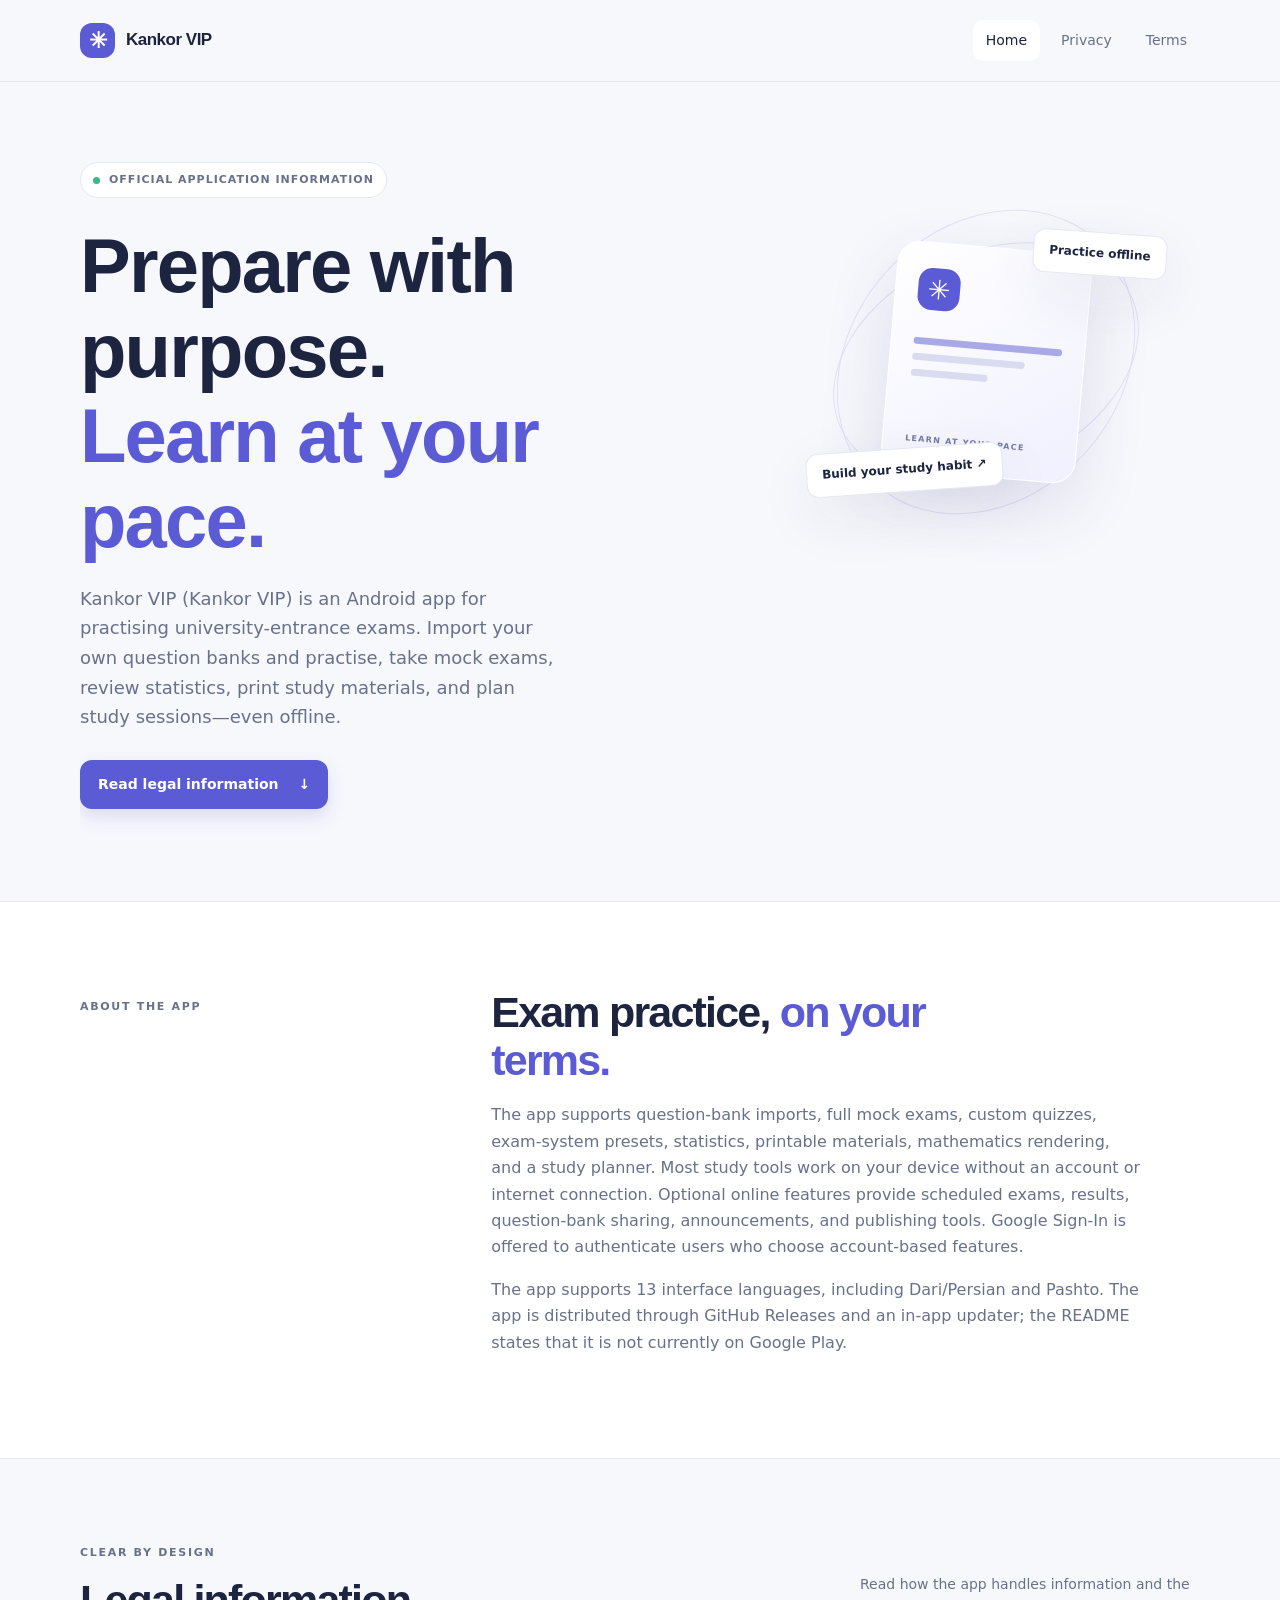
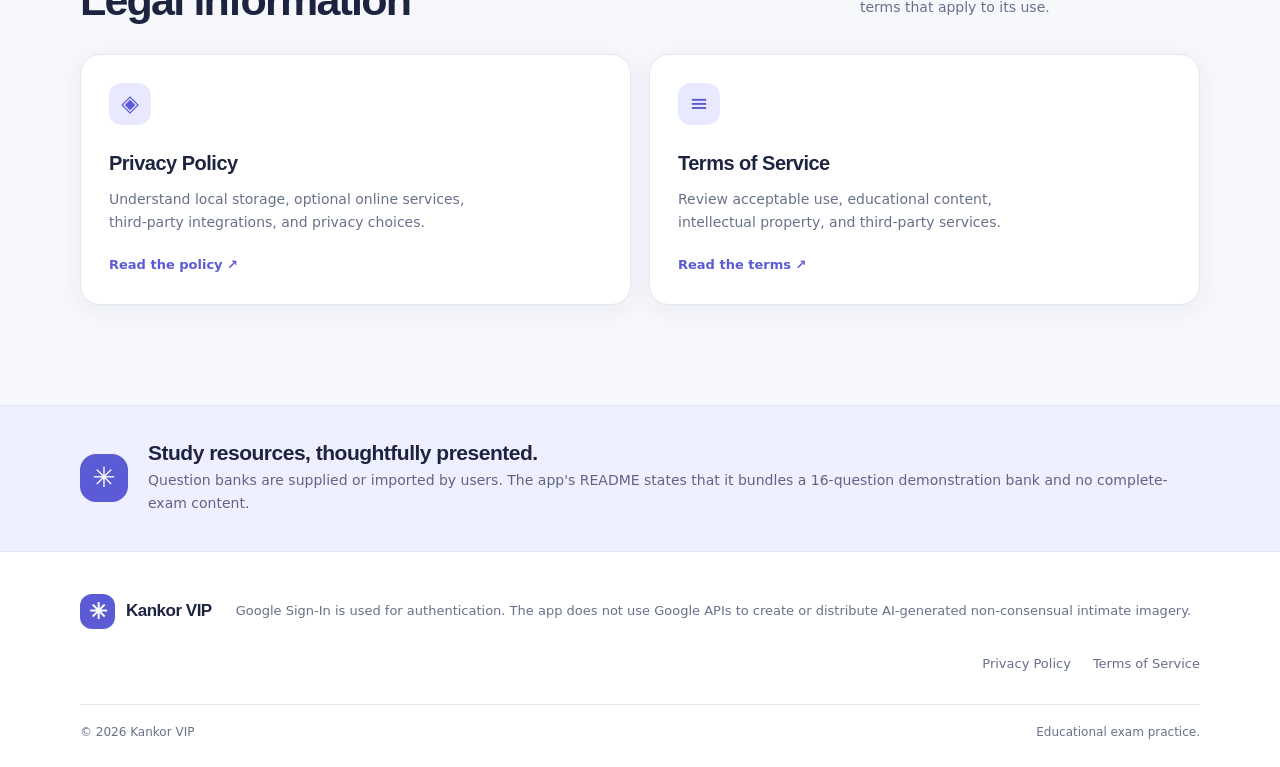
<file: index.html>
<!doctype html>
<html lang="en">
<head>
  <meta charset="utf-8">
  <meta name="viewport" content="width=device-width, initial-scale=1">
  <meta name="theme-color" content="#f7f8fc">
  <meta name="google-site-verification" content="7DoeGyjZj6CRlHh_UVpwm_DgnVWDpzPGcej0UJ-BqUY" />
  <meta name="description" content="Official website for Kankor VIP, an Android educational app for preparing for Afghanistan's Kankor university entrance examination.">
  <title>Kankor VIP — Official Website</title>
  <link rel="stylesheet" href="./assets/styles.css">
</head>
<body>
  <a class="skip-link" href="#main">Skip to content</a>
  <header class="site-header"><div class="container nav-wrap">
    <a class="brand" href="./" aria-label="Kankor VIP home"><span class="brand-mark" aria-hidden="true">✳</span><span>Kankor VIP</span></a>
    <nav aria-label="Main navigation"><a class="nav-link active" href="./" aria-current="page">Home</a><a class="nav-link" href="./privacy-policy/">Privacy</a><a class="nav-link" href="./terms-of-service/">Terms</a></nav>
  </div></header>
  <main id="main">
    <section class="hero container">
      <div class="eyebrow"><span class="status-dot"></span> Official application information</div>
      <h1>Prepare with purpose.<br><span class="accent">Learn at your pace.</span></h1>
      <p class="hero-copy">Kankor VIP (Kankor VIP) is an Android app for practising university-entrance exams. Import your own question banks and practise, take mock exams, review statistics, print study materials, and plan study sessions—even offline.</p>
      <a class="button button-primary" href="#legal">Read legal information <span aria-hidden="true">↓</span></a>
      <div class="hero-art" aria-hidden="true"><div class="orbit orbit-one"></div><div class="orbit orbit-two"></div><div class="book-card"><span class="book-icon">✳</span><span class="book-line wide"></span><span class="book-line"></span><span class="book-line short"></span><span class="book-tag">LEARN AT YOUR PACE</span></div><div class="float-chip chip-top">Practice offline</div><div class="float-chip chip-bottom">Build your study habit ↗</div></div>
    </section>
    <section class="intro-section"><div class="container intro-grid">
      <p class="section-kicker">ABOUT THE APP</p>
      <div><h2>Exam practice, <span class="accent">on your terms.</span></h2><p class="body-copy">The app supports question-bank imports, full mock exams, custom quizzes, exam-system presets, statistics, printable materials, mathematics rendering, and a study planner. Most study tools work on your device without an account or internet connection. Optional online features provide scheduled exams, results, question-bank sharing, announcements, and publishing tools. Google Sign-In is offered to authenticate users who choose account-based features.</p><p class="body-copy">The app supports 13 interface languages, including Dari/Persian and Pashto. The app is distributed through GitHub Releases and an in-app updater; the README states that it is not currently on Google Play.</p></div>
    </div></section>
    <section class="legal-section container" id="legal"><div class="section-heading"><div><p class="section-kicker">CLEAR BY DESIGN</p><h2>Legal information</h2></div><p class="muted">Read how the app handles information and the terms that apply to its use.</p></div>
      <div class="legal-cards">
        <a class="legal-card" href="./privacy-policy/"><span class="card-icon" aria-hidden="true">◈</span><span class="card-title">Privacy Policy</span><span class="card-copy">Understand local storage, optional online services, third-party integrations, and privacy choices.</span><span class="card-link">Read the policy <span aria-hidden="true">↗</span></span></a>
        <a class="legal-card" href="./terms-of-service/"><span class="card-icon" aria-hidden="true">≡</span><span class="card-title">Terms of Service</span><span class="card-copy">Review acceptable use, educational content, intellectual property, and third-party services.</span><span class="card-link">Read the terms <span aria-hidden="true">↗</span></span></a>
      </div>
    </section>
    <section class="note-band"><div class="container note-inner"><span class="note-symbol" aria-hidden="true">✳</span><div><h2>Study resources, thoughtfully presented.</h2><p>Question banks are supplied or imported by users. The app's README states that it bundles a 16-question demonstration bank and no complete-exam content.</p></div></div></section>
  </main>
  <footer class="site-footer"><div class="container footer-main"><a class="brand footer-brand" href="./"><span class="brand-mark" aria-hidden="true">✳</span><span>Kankor VIP</span></a><p class="footer-note">Google Sign-In is used for authentication. The app does not use Google APIs to create or distribute AI-generated non-consensual intimate imagery.</p><div class="footer-links"><a href="./privacy-policy/">Privacy Policy</a><a href="./terms-of-service/">Terms of Service</a></div></div><div class="container footer-bottom"><span>© <span id="year">2026</span> Kankor VIP</span><span>Educational exam practice.</span></div></footer>
  <script>document.getElementById('year').textContent = new Date().getFullYear();</script>
</body>
</html>
</file>
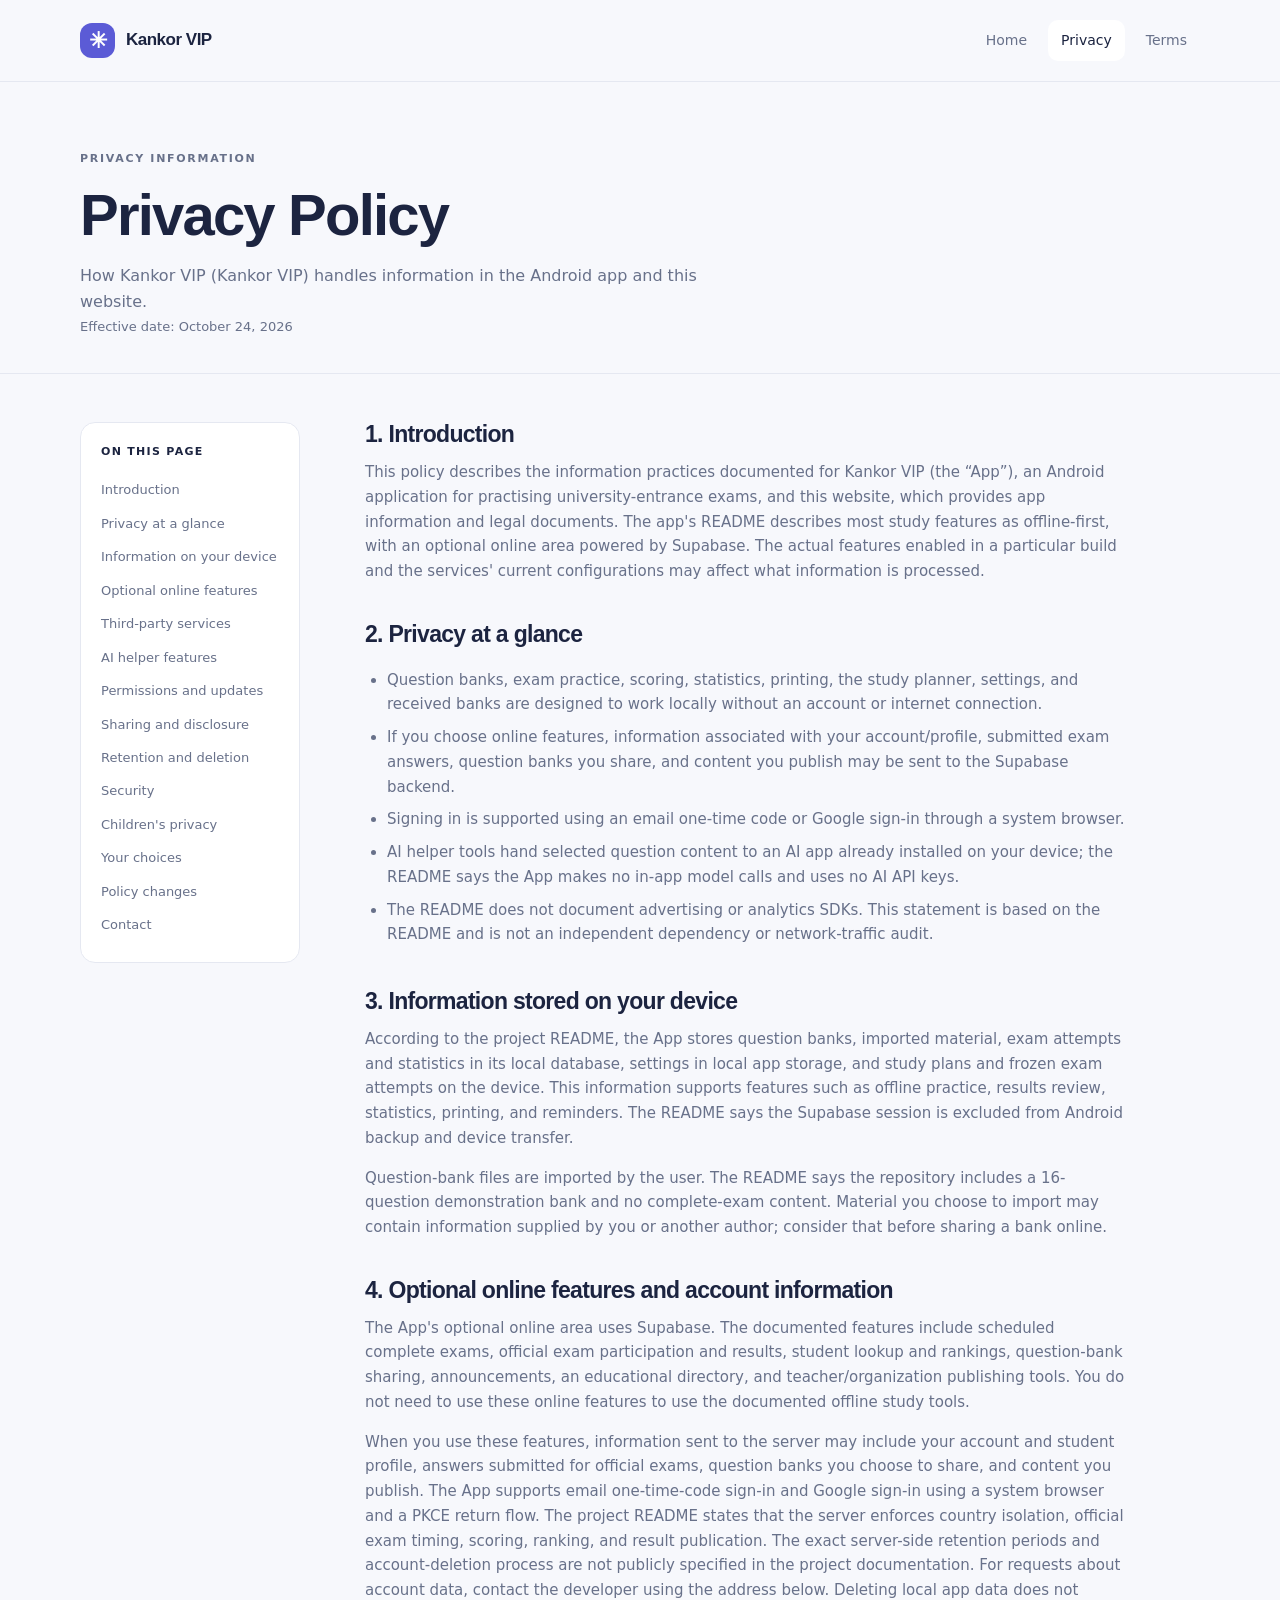
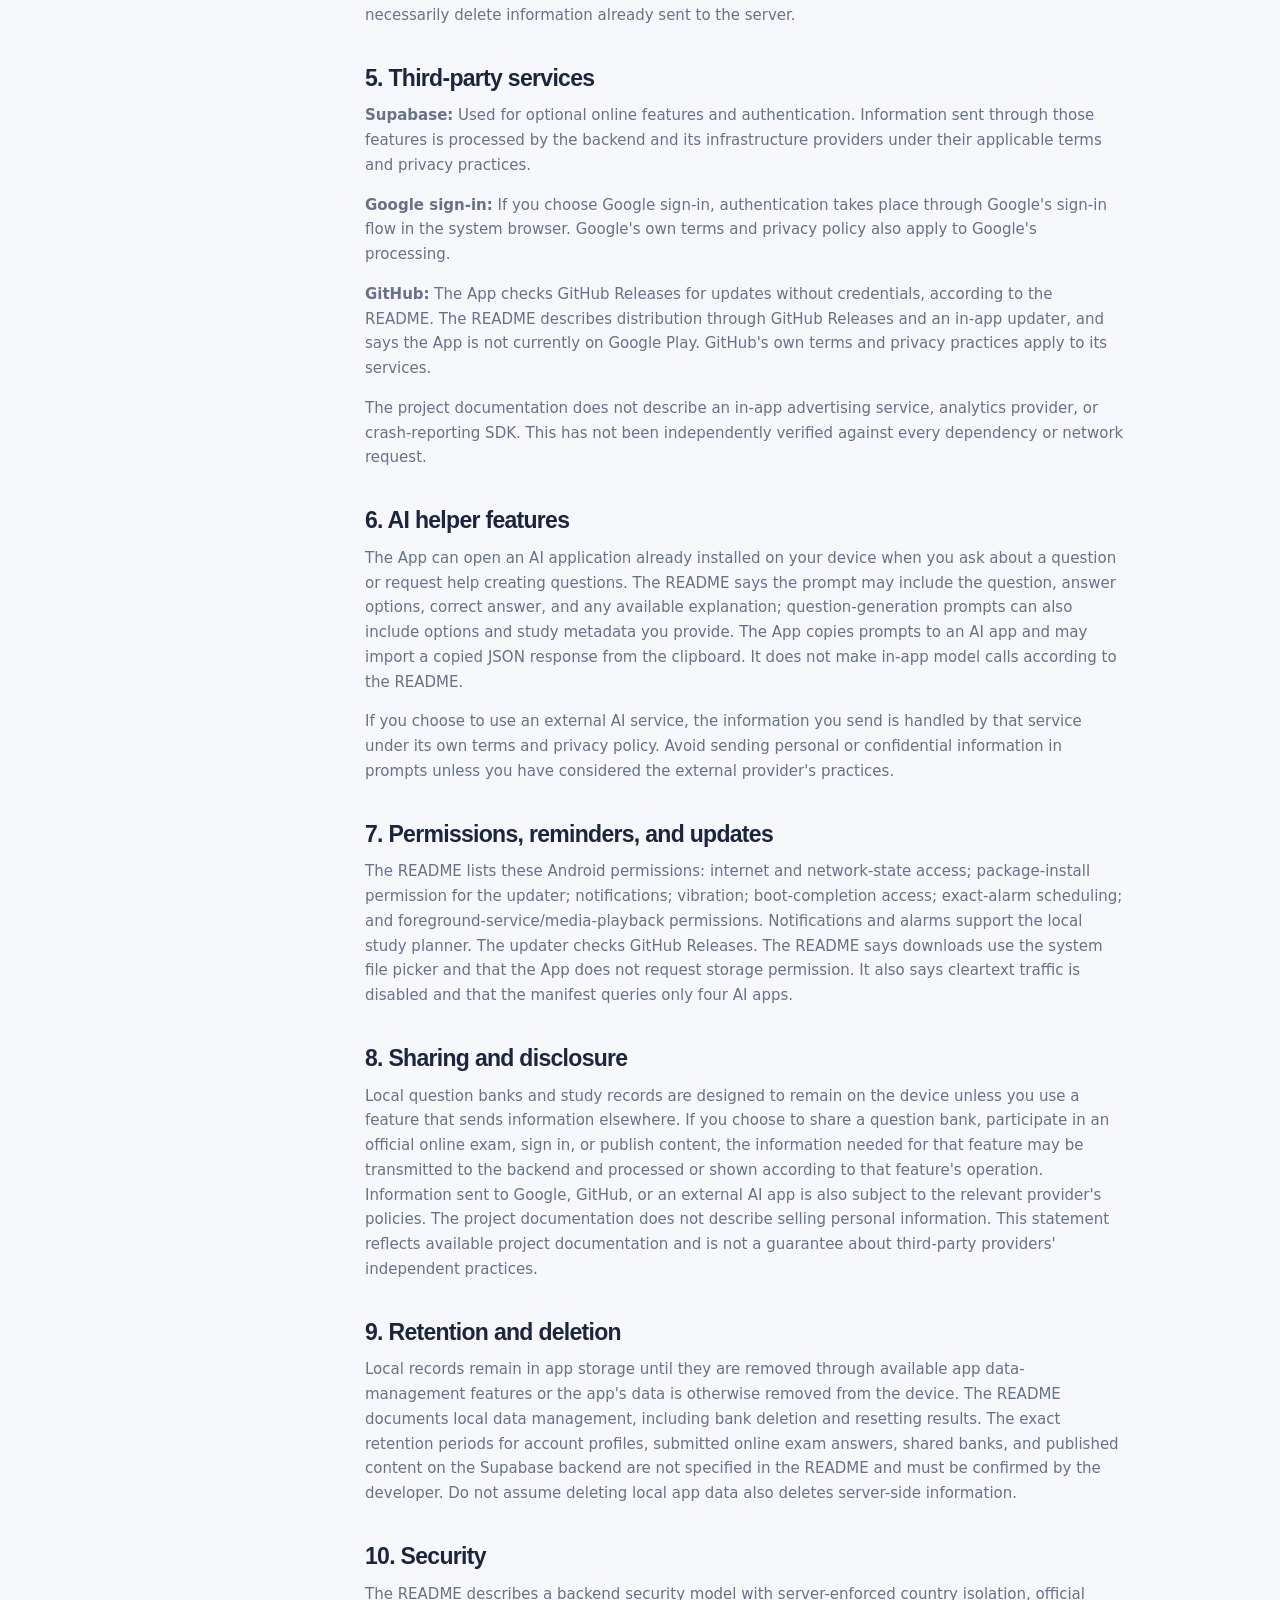
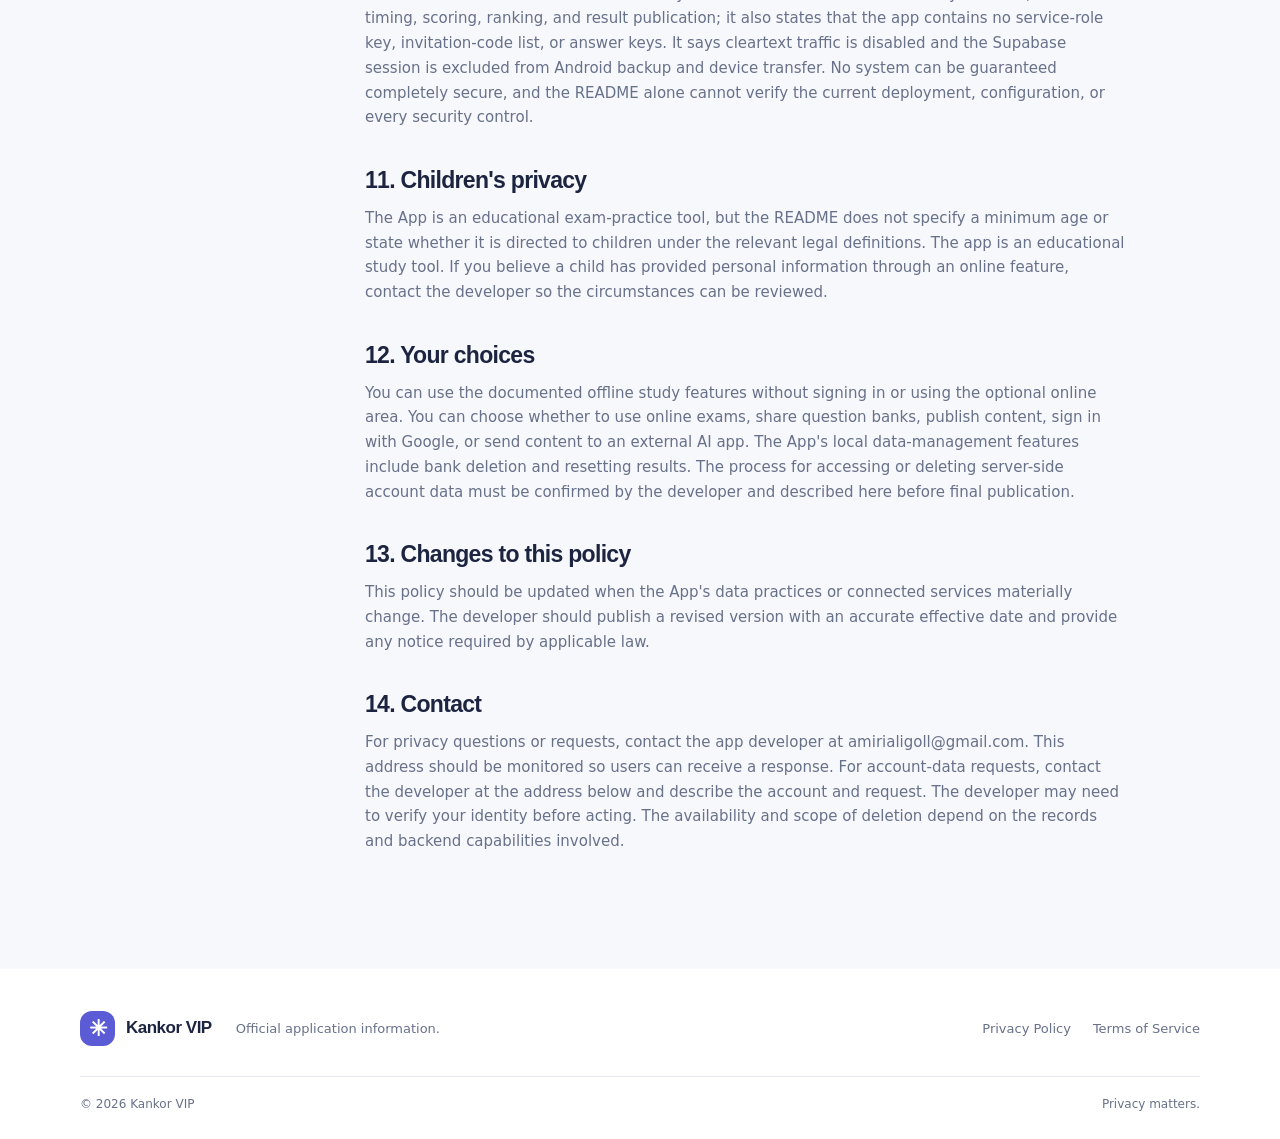
<file: privacy-policy/index.html>
<!doctype html>
<html lang="en">
<head>
  <meta charset="utf-8"><meta name="viewport" content="width=device-width, initial-scale=1">
  <meta name="theme-color" content="#f7f8fc">
  <meta name="description" content="Privacy information for Kankor VIP (Kankor VIP), an offline-first Android exam-practice app.">
  <title>Privacy Policy — Kankor VIP</title>
  <link rel="stylesheet" href="../assets/styles.css">
</head>
<body>
<a class="skip-link" href="#main">Skip to content</a>
<header class="site-header"><div class="container nav-wrap"><a class="brand" href="../"><span class="brand-mark" aria-hidden="true">✳</span><span>Kankor VIP</span></a><nav aria-label="Main navigation"><a class="nav-link" href="../">Home</a><a class="nav-link active" href="./" aria-current="page">Privacy</a><a class="nav-link" href="../terms-of-service/">Terms</a></nav></div></header>
<main id="main">
  <section class="document-hero"><div class="container"><p class="section-kicker">PRIVACY INFORMATION</p><h1>Privacy Policy</h1><p>How Kankor VIP (Kankor VIP) handles information in the Android app and this website.</p><p class="effective-date">Effective date: October 24, 2026</p></div></section>
  <div class="container document-layout">
    <aside class="toc" aria-label="On this page"><strong>On this page</strong><a href="#introduction">Introduction</a><a href="#summary">Privacy at a glance</a><a href="#local">Information on your device</a><a href="#online">Optional online features</a><a href="#third-party">Third-party services</a><a href="#ai">AI helper features</a><a href="#permissions">Permissions and updates</a><a href="#sharing">Sharing and disclosure</a><a href="#retention">Retention and deletion</a><a href="#security">Security</a><a href="#children">Children's privacy</a><a href="#choices">Your choices</a><a href="#changes">Policy changes</a><a href="#contact">Contact</a></aside>
    <article class="document-content">
      
      <h2 id="introduction">1. Introduction</h2>
      <p>This policy describes the information practices documented for Kankor VIP (the “App”), an Android application for practising university-entrance exams, and this website, which provides app information and legal documents. The app's README describes most study features as offline-first, with an optional online area powered by Supabase. The actual features enabled in a particular build and the services' current configurations may affect what information is processed.</p>
      <h2 id="summary">2. Privacy at a glance</h2>
      <ul><li>Question banks, exam practice, scoring, statistics, printing, the study planner, settings, and received banks are designed to work locally without an account or internet connection.</li><li>If you choose online features, information associated with your account/profile, submitted exam answers, question banks you share, and content you publish may be sent to the Supabase backend.</li><li>Signing in is supported using an email one-time code or Google sign-in through a system browser.</li><li>AI helper tools hand selected question content to an AI app already installed on your device; the README says the App makes no in-app model calls and uses no AI API keys.</li><li>The README does not document advertising or analytics SDKs. This statement is based on the README and is not an independent dependency or network-traffic audit.</li></ul>
      <h2 id="local">3. Information stored on your device</h2>
      <p>According to the project README, the App stores question banks, imported material, exam attempts and statistics in its local database, settings in local app storage, and study plans and frozen exam attempts on the device. This information supports features such as offline practice, results review, statistics, printing, and reminders. The README says the Supabase session is excluded from Android backup and device transfer.</p>
      <p>Question-bank files are imported by the user. The README says the repository includes a 16-question demonstration bank and no complete-exam content. Material you choose to import may contain information supplied by you or another author; consider that before sharing a bank online.</p>
      <h2 id="online">4. Optional online features and account information</h2>
      <p>The App's optional online area uses Supabase. The documented features include scheduled complete exams, official exam participation and results, student lookup and rankings, question-bank sharing, announcements, an educational directory, and teacher/organization publishing tools. You do not need to use these online features to use the documented offline study tools.</p>
      <p>When you use these features, information sent to the server may include your account and student profile, answers submitted for official exams, question banks you choose to share, and content you publish. The App supports email one-time-code sign-in and Google sign-in using a system browser and a PKCE return flow. The project README states that the server enforces country isolation, official exam timing, scoring, ranking, and result publication. The exact server-side retention periods and account-deletion process are not publicly specified in the project documentation. For requests about account data, contact the developer using the address below. Deleting local app data does not necessarily delete information already sent to the server.</p>
      <h2 id="third-party">5. Third-party services</h2>
      <p><strong>Supabase:</strong> Used for optional online features and authentication. Information sent through those features is processed by the backend and its infrastructure providers under their applicable terms and privacy practices.</p>
      <p><strong>Google sign-in:</strong> If you choose Google sign-in, authentication takes place through Google's sign-in flow in the system browser. Google's own terms and privacy policy also apply to Google's processing.</p>
      <p><strong>GitHub:</strong> The App checks GitHub Releases for updates without credentials, according to the README. The README describes distribution through GitHub Releases and an in-app updater, and says the App is not currently on Google Play. GitHub's own terms and privacy practices apply to its services.</p>
      <p>The project documentation does not describe an in-app advertising service, analytics provider, or crash-reporting SDK. This has not been independently verified against every dependency or network request.</p>
      <h2 id="ai">6. AI helper features</h2>
      <p>The App can open an AI application already installed on your device when you ask about a question or request help creating questions. The README says the prompt may include the question, answer options, correct answer, and any available explanation; question-generation prompts can also include options and study metadata you provide. The App copies prompts to an AI app and may import a copied JSON response from the clipboard. It does not make in-app model calls according to the README.</p>
      <p>If you choose to use an external AI service, the information you send is handled by that service under its own terms and privacy policy. Avoid sending personal or confidential information in prompts unless you have considered the external provider's practices.</p>
      <h2 id="permissions">7. Permissions, reminders, and updates</h2>
      <p>The README lists these Android permissions: internet and network-state access; package-install permission for the updater; notifications; vibration; boot-completion access; exact-alarm scheduling; and foreground-service/media-playback permissions. Notifications and alarms support the local study planner. The updater checks GitHub Releases. The README says downloads use the system file picker and that the App does not request storage permission. It also says cleartext traffic is disabled and that the manifest queries only four AI apps.</p>
      <h2 id="sharing">8. Sharing and disclosure</h2>
      <p>Local question banks and study records are designed to remain on the device unless you use a feature that sends information elsewhere. If you choose to share a question bank, participate in an official online exam, sign in, or publish content, the information needed for that feature may be transmitted to the backend and processed or shown according to that feature's operation. Information sent to Google, GitHub, or an external AI app is also subject to the relevant provider's policies. The project documentation does not describe selling personal information. This statement reflects available project documentation and is not a guarantee about third-party providers' independent practices.</p>
      <h2 id="retention">9. Retention and deletion</h2>
      <p>Local records remain in app storage until they are removed through available app data-management features or the app's data is otherwise removed from the device. The README documents local data management, including bank deletion and resetting results. The exact retention periods for account profiles, submitted online exam answers, shared banks, and published content on the Supabase backend are not specified in the README and must be confirmed by the developer. Do not assume deleting local app data also deletes server-side information.</p>
      <h2 id="security">10. Security</h2>
      <p>The README describes a backend security model with server-enforced country isolation, official timing, scoring, ranking, and result publication; it also states that the app contains no service-role key, invitation-code list, or answer keys. It says cleartext traffic is disabled and the Supabase session is excluded from Android backup and device transfer. No system can be guaranteed completely secure, and the README alone cannot verify the current deployment, configuration, or every security control.</p>
      <h2 id="children">11. Children's privacy</h2>
      <p>The App is an educational exam-practice tool, but the README does not specify a minimum age or state whether it is directed to children under the relevant legal definitions. The app is an educational study tool. If you believe a child has provided personal information through an online feature, contact the developer so the circumstances can be reviewed.</p>
      <h2 id="choices">12. Your choices</h2>
      <p>You can use the documented offline study features without signing in or using the optional online area. You can choose whether to use online exams, share question banks, publish content, sign in with Google, or send content to an external AI app. The App's local data-management features include bank deletion and resetting results. The process for accessing or deleting server-side account data must be confirmed by the developer and described here before final publication.</p>
      <h2 id="changes">13. Changes to this policy</h2>
      <p>This policy should be updated when the App's data practices or connected services materially change. The developer should publish a revised version with an accurate effective date and provide any notice required by applicable law.</p>
      <h2 id="contact">14. Contact</h2>
      <p>For privacy questions or requests, contact the app developer at <a href="mailto:amirialigoll@gmail.com">amirialigoll@gmail.com</a>. This address should be monitored so users can receive a response. For account-data requests, contact the developer at the address below and describe the account and request. The developer may need to verify your identity before acting. The availability and scope of deletion depend on the records and backend capabilities involved.</p>
    </article>
  </div>
</main>
<footer class="site-footer"><div class="container footer-main"><a class="brand footer-brand" href="../"><span class="brand-mark" aria-hidden="true">✳</span><span>Kankor VIP</span></a><p class="footer-note">Official application information.</p><div class="footer-links"><a href="./">Privacy Policy</a><a href="../terms-of-service/">Terms of Service</a></div></div><div class="container footer-bottom"><span>© <span id="year">2026</span> Kankor VIP</span><span>Privacy matters.</span></div></footer><script>document.getElementById('year').textContent = new Date().getFullYear();</script>
</body></html>
</file>
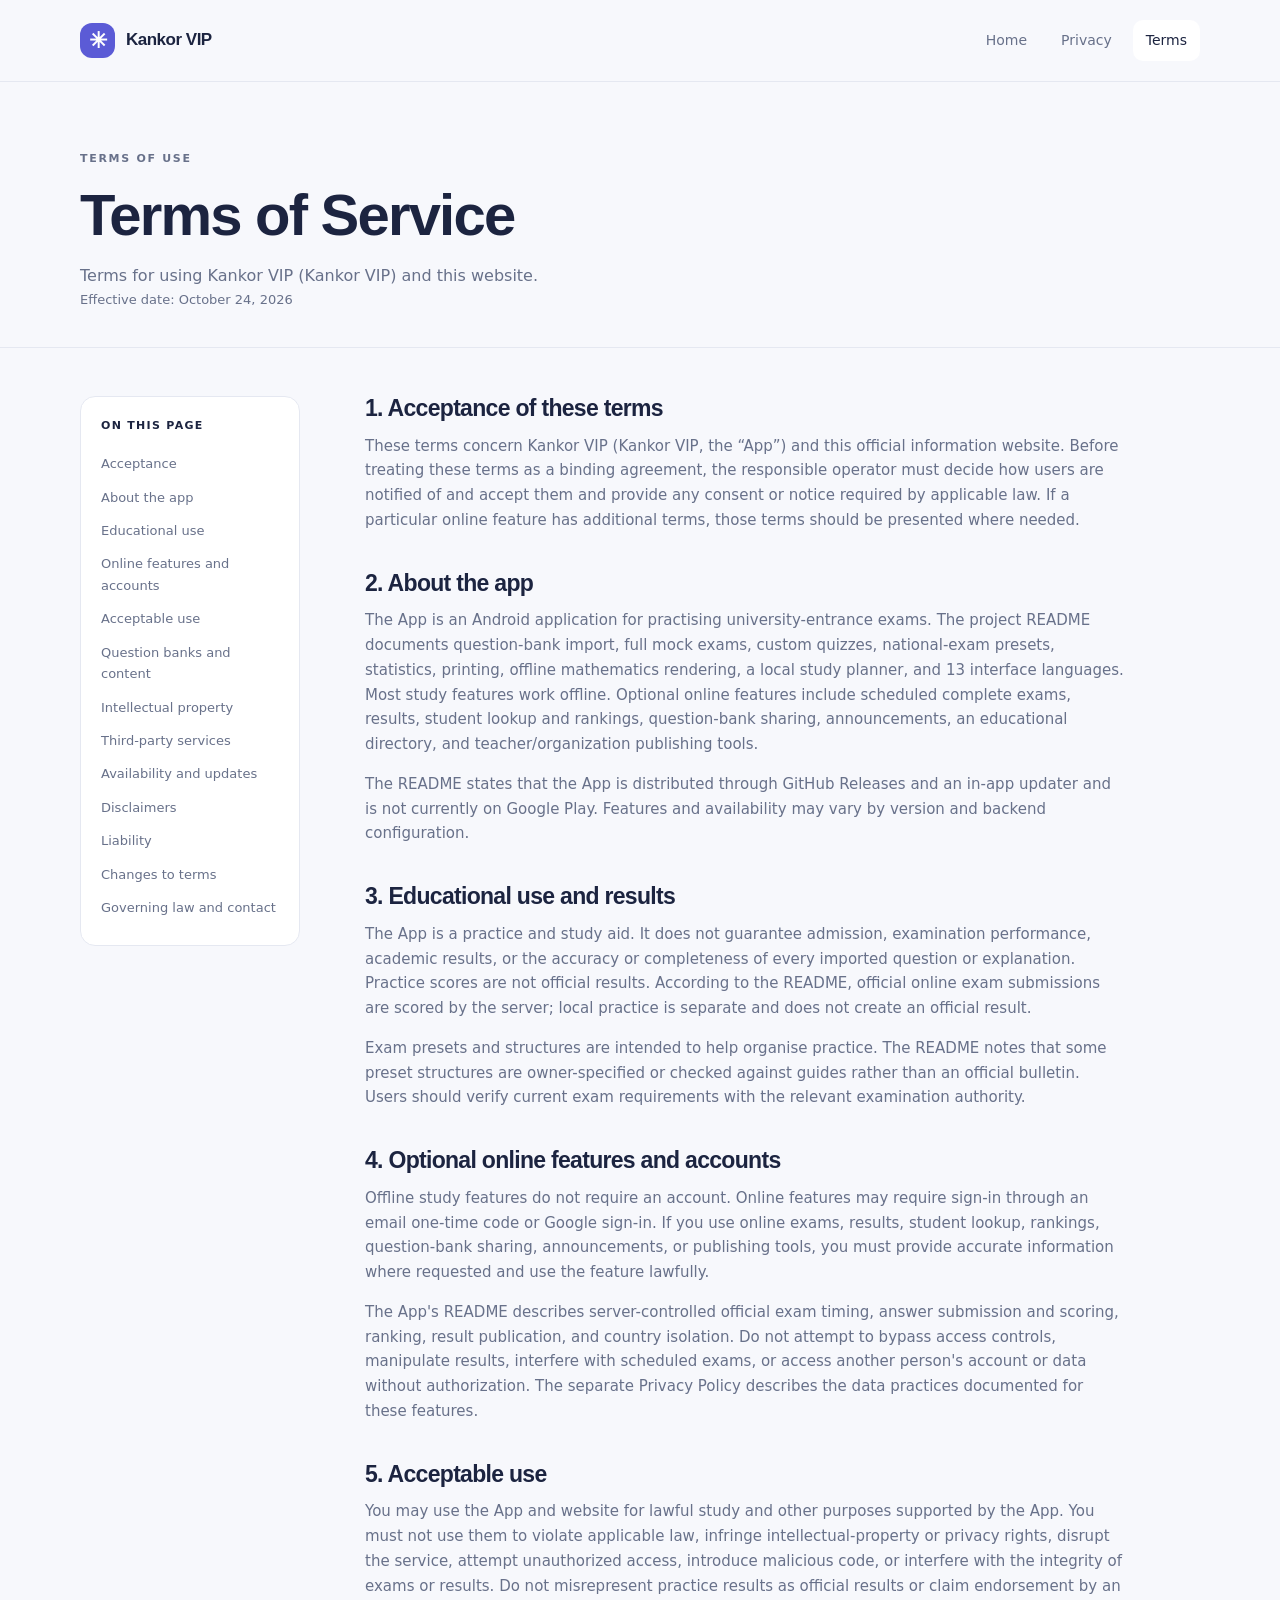
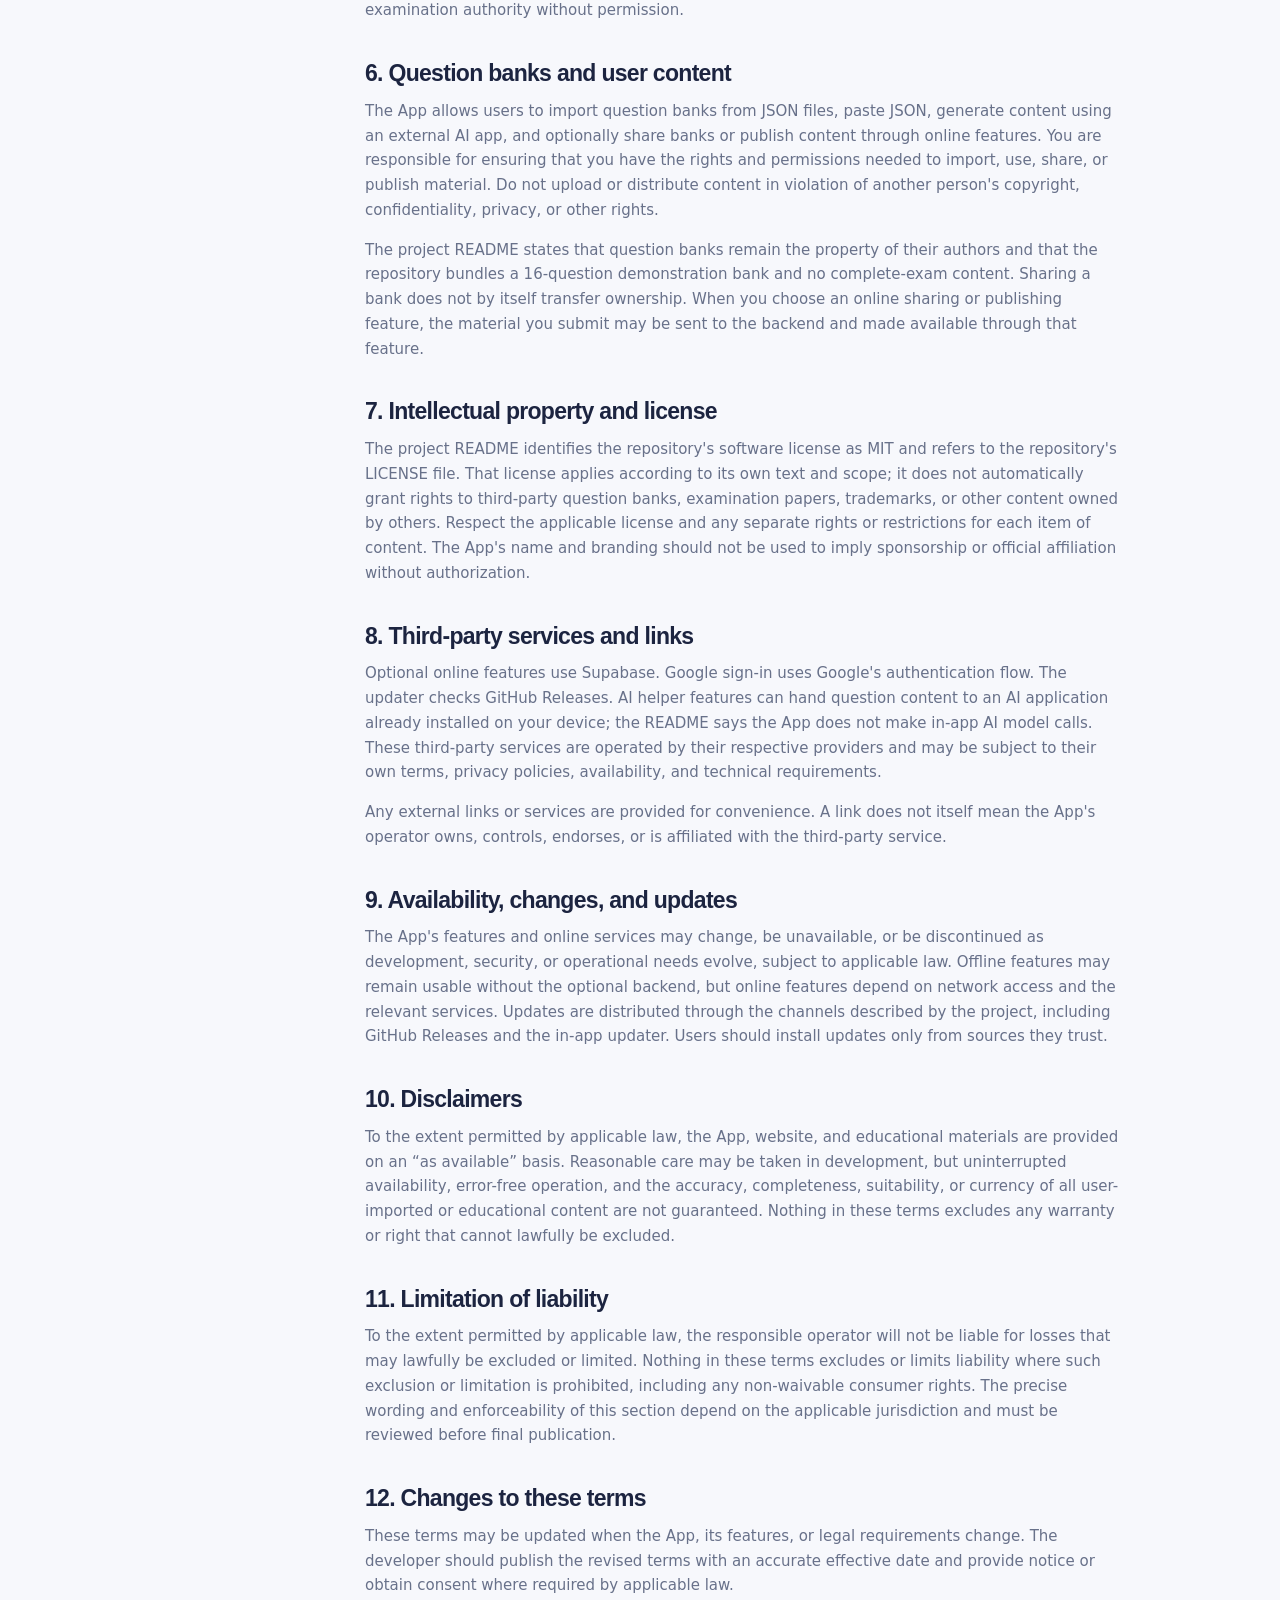
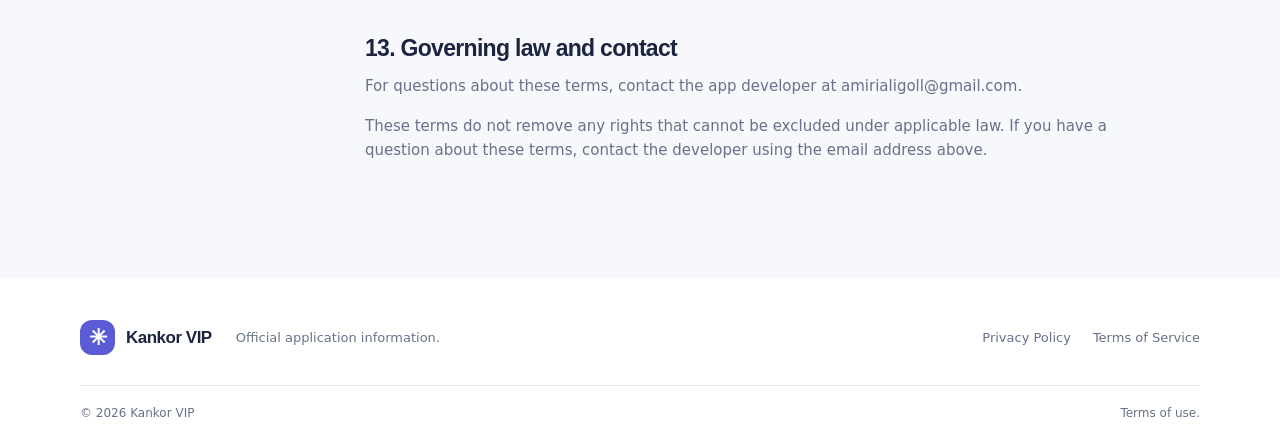
<file: terms-of-service/index.html>
<!doctype html>
<html lang="en">
<head>
  <meta charset="utf-8"><meta name="viewport" content="width=device-width, initial-scale=1">
  <meta name="theme-color" content="#f7f8fc">
  <meta name="description" content="Terms of Service for Kankor VIP (Kankor VIP), an Android exam-practice app.">
  <title>Terms of Service — Kankor VIP</title>
  <link rel="stylesheet" href="../assets/styles.css">
</head>
<body>
<a class="skip-link" href="#main">Skip to content</a>
<header class="site-header"><div class="container nav-wrap"><a class="brand" href="../"><span class="brand-mark" aria-hidden="true">✳</span><span>Kankor VIP</span></a><nav aria-label="Main navigation"><a class="nav-link" href="../">Home</a><a class="nav-link" href="../privacy-policy/">Privacy</a><a class="nav-link active" href="./" aria-current="page">Terms</a></nav></div></header>
<main id="main">
<section class="document-hero"><div class="container"><p class="section-kicker">TERMS OF USE</p><h1>Terms of Service</h1><p>Terms for using Kankor VIP (Kankor VIP) and this website.</p><p class="effective-date">Effective date: October 24, 2026</p></div></section>
<div class="container document-layout">
<aside class="toc" aria-label="On this page"><strong>On this page</strong><a href="#acceptance">Acceptance</a><a href="#app">About the app</a><a href="#education">Educational use</a><a href="#accounts">Online features and accounts</a><a href="#acceptable-use">Acceptable use</a><a href="#content">Question banks and content</a><a href="#ip">Intellectual property</a><a href="#third-party">Third-party services</a><a href="#availability">Availability and updates</a><a href="#disclaimers">Disclaimers</a><a href="#liability">Liability</a><a href="#changes">Changes to terms</a><a href="#law">Governing law and contact</a></aside>
<article class="document-content">

<h2 id="acceptance">1. Acceptance of these terms</h2>
<p>These terms concern Kankor VIP (Kankor VIP, the “App”) and this official information website. Before treating these terms as a binding agreement, the responsible operator must decide how users are notified of and accept them and provide any consent or notice required by applicable law. If a particular online feature has additional terms, those terms should be presented where needed.</p>
<h2 id="app">2. About the app</h2>
<p>The App is an Android application for practising university-entrance exams. The project README documents question-bank import, full mock exams, custom quizzes, national-exam presets, statistics, printing, offline mathematics rendering, a local study planner, and 13 interface languages. Most study features work offline. Optional online features include scheduled complete exams, results, student lookup and rankings, question-bank sharing, announcements, an educational directory, and teacher/organization publishing tools.</p>
<p>The README states that the App is distributed through GitHub Releases and an in-app updater and is not currently on Google Play. Features and availability may vary by version and backend configuration.</p>
<h2 id="education">3. Educational use and results</h2>
<p>The App is a practice and study aid. It does not guarantee admission, examination performance, academic results, or the accuracy or completeness of every imported question or explanation. Practice scores are not official results. According to the README, official online exam submissions are scored by the server; local practice is separate and does not create an official result.</p>
<p>Exam presets and structures are intended to help organise practice. The README notes that some preset structures are owner-specified or checked against guides rather than an official bulletin. Users should verify current exam requirements with the relevant examination authority.</p>
<h2 id="accounts">4. Optional online features and accounts</h2>
<p>Offline study features do not require an account. Online features may require sign-in through an email one-time code or Google sign-in. If you use online exams, results, student lookup, rankings, question-bank sharing, announcements, or publishing tools, you must provide accurate information where requested and use the feature lawfully.</p>
<p>The App's README describes server-controlled official exam timing, answer submission and scoring, ranking, result publication, and country isolation. Do not attempt to bypass access controls, manipulate results, interfere with scheduled exams, or access another person's account or data without authorization. The separate Privacy Policy describes the data practices documented for these features.</p>
<h2 id="acceptable-use">5. Acceptable use</h2>
<p>You may use the App and website for lawful study and other purposes supported by the App. You must not use them to violate applicable law, infringe intellectual-property or privacy rights, disrupt the service, attempt unauthorized access, introduce malicious code, or interfere with the integrity of exams or results. Do not misrepresent practice results as official results or claim endorsement by an examination authority without permission.</p>
<h2 id="content">6. Question banks and user content</h2>
<p>The App allows users to import question banks from JSON files, paste JSON, generate content using an external AI app, and optionally share banks or publish content through online features. You are responsible for ensuring that you have the rights and permissions needed to import, use, share, or publish material. Do not upload or distribute content in violation of another person's copyright, confidentiality, privacy, or other rights.</p>
<p>The project README states that question banks remain the property of their authors and that the repository bundles a 16-question demonstration bank and no complete-exam content. Sharing a bank does not by itself transfer ownership. When you choose an online sharing or publishing feature, the material you submit may be sent to the backend and made available through that feature.</p>
<h2 id="ip">7. Intellectual property and license</h2>
<p>The project README identifies the repository's software license as MIT and refers to the repository's LICENSE file. That license applies according to its own text and scope; it does not automatically grant rights to third-party question banks, examination papers, trademarks, or other content owned by others. Respect the applicable license and any separate rights or restrictions for each item of content. The App's name and branding should not be used to imply sponsorship or official affiliation without authorization.</p>
<h2 id="third-party">8. Third-party services and links</h2>
<p>Optional online features use Supabase. Google sign-in uses Google's authentication flow. The updater checks GitHub Releases. AI helper features can hand question content to an AI application already installed on your device; the README says the App does not make in-app AI model calls. These third-party services are operated by their respective providers and may be subject to their own terms, privacy policies, availability, and technical requirements.</p>
<p>Any external links or services are provided for convenience. A link does not itself mean the App's operator owns, controls, endorses, or is affiliated with the third-party service.</p>
<h2 id="availability">9. Availability, changes, and updates</h2>
<p>The App's features and online services may change, be unavailable, or be discontinued as development, security, or operational needs evolve, subject to applicable law. Offline features may remain usable without the optional backend, but online features depend on network access and the relevant services. Updates are distributed through the channels described by the project, including GitHub Releases and the in-app updater. Users should install updates only from sources they trust.</p>
<h2 id="disclaimers">10. Disclaimers</h2>
<p>To the extent permitted by applicable law, the App, website, and educational materials are provided on an “as available” basis. Reasonable care may be taken in development, but uninterrupted availability, error-free operation, and the accuracy, completeness, suitability, or currency of all user-imported or educational content are not guaranteed. Nothing in these terms excludes any warranty or right that cannot lawfully be excluded.</p>
<h2 id="liability">11. Limitation of liability</h2>
<p>To the extent permitted by applicable law, the responsible operator will not be liable for losses that may lawfully be excluded or limited. Nothing in these terms excludes or limits liability where such exclusion or limitation is prohibited, including any non-waivable consumer rights. The precise wording and enforceability of this section depend on the applicable jurisdiction and must be reviewed before final publication.</p>
<h2 id="changes">12. Changes to these terms</h2>
<p>These terms may be updated when the App, its features, or legal requirements change. The developer should publish the revised terms with an accurate effective date and provide notice or obtain consent where required by applicable law.</p>
<h2 id="law">13. Governing law and contact</h2>
<p>For questions about these terms, contact the app developer at <a href="mailto:amirialigoll@gmail.com">amirialigoll@gmail.com</a>.</p><p>These terms do not remove any rights that cannot be excluded under applicable law. If you have a question about these terms, contact the developer using the email address above.</p>
</article></div></main>
<footer class="site-footer"><div class="container footer-main"><a class="brand footer-brand" href="../"><span class="brand-mark" aria-hidden="true">✳</span><span>Kankor VIP</span></a><p class="footer-note">Official application information.</p><div class="footer-links"><a href="../privacy-policy/">Privacy Policy</a><a href="./">Terms of Service</a></div></div><div class="container footer-bottom"><span>© <span id="year">2026</span> Kankor VIP</span><span>Terms of use.</span></div></footer><script>document.getElementById('year').textContent = new Date().getFullYear();</script>
</body></html>
</file>
<file: assets/styles.css>
:root{color-scheme:light dark;--bg:#f7f8fc;--surface:#fff;--ink:#1c2440;--muted:#68718a;--line:#e5e8f1;--accent:#5b5bd6;--accent-dark:#4242b5;--mint:#dff5e9;--lav:#e8e8ff;--shadow:0 20px 60px rgba(35,42,85,.08);font-family:"DM Sans",system-ui,-apple-system,BlinkMacSystemFont,"Segoe UI",sans-serif}
*{box-sizing:border-box}html{scroll-behavior:smooth;scroll-padding-top:90px}body{margin:0;background:var(--bg);color:var(--ink);line-height:1.65;font-size:16px}a{color:inherit;text-decoration:none}a:focus-visible,button:focus-visible{outline:3px solid #7777ed;outline-offset:4px}.container{width:min(1120px,calc(100% - 48px));margin-inline:auto}.skip-link{position:absolute;left:-999px;top:8px;background:var(--surface);padding:10px 14px;z-index:10}.skip-link:focus{left:8px}.site-header{height:82px;border-bottom:1px solid var(--line);background:color-mix(in srgb,var(--bg) 92%,transparent);position:sticky;top:0;z-index:5;backdrop-filter:blur(14px)}.nav-wrap{height:100%;display:flex;align-items:center;justify-content:space-between;gap:24px}.brand{display:inline-flex;align-items:center;gap:11px;font-family:Manrope,sans-serif;font-weight:800;font-size:17px;letter-spacing:-.5px}.brand-mark{display:grid;place-items:center;width:35px;height:35px;border-radius:12px;background:var(--accent);color:white;font-size:22px}.site-header nav{display:flex;gap:8px;align-items:center}.nav-link{font-size:14px;color:var(--muted);padding:9px 13px;border-radius:10px}.nav-link:hover,.nav-link.active{color:var(--ink);background:var(--surface)}.hero{position:relative;min-height:565px;display:flex;flex-direction:column;align-items:flex-start;justify-content:center;padding-block:80px 92px;overflow:hidden}.eyebrow,.section-kicker{font-size:11px;font-weight:700;letter-spacing:1.7px;text-transform:uppercase;color:var(--muted)}.eyebrow{display:flex;align-items:center;gap:9px;border:1px solid var(--line);background:var(--surface);padding:8px 12px;border-radius:100px;letter-spacing:1px}.status-dot{width:7px;height:7px;background:#38b985;border-radius:50%}h1,h2,h3,p{margin-top:0}h1,h2,h3{font-family:Manrope,"DM Sans",sans-serif;letter-spacing:-1.8px;line-height:1.12}h1{font-size:clamp(46px,6vw,76px);max-width:650px;margin:25px 0 20px;font-weight:800}h2{font-size:clamp(30px,4vw,43px);margin-bottom:18px;font-weight:750}.accent{color:var(--accent)}.hero-copy{font-size:18px;max-width:475px;color:var(--muted);margin-bottom:28px}.button{display:inline-flex;align-items:center;gap:20px;padding:13px 18px;border-radius:12px;font-size:14px;font-weight:700}.button-primary{background:var(--accent);color:white;box-shadow:0 8px 18px #5b5bd62e}.button-primary:hover{background:var(--accent-dark)}.hero-art{position:absolute;width:360px;height:350px;right:3%;top:105px;display:grid;place-items:center}.orbit{position:absolute;border:1px solid #dfe1f5;border-radius:50%;transform:rotate(-24deg)}.orbit-one{width:320px;height:220px}.orbit-two{width:270px;height:330px;transform:rotate(42deg)}.book-card{position:relative;z-index:1;width:195px;height:230px;border:1px solid #fff;background:linear-gradient(145deg,#fff,#f0f0ff);border-radius:23px;box-shadow:0 24px 65px #41418b25;padding:25px 22px;transform:rotate(5deg);display:flex;flex-direction:column;align-items:flex-start}.book-icon{width:42px;height:42px;background:var(--accent);color:white;border-radius:14px;display:grid;place-items:center;font-size:27px;margin-bottom:28px}.book-line{height:7px;width:76%;border-radius:8px;background:#d9dcf0;margin-bottom:9px}.book-line.wide{width:100%;background:#a9a9e8}.book-line.short{width:52%}.book-tag{font-size:8px;font-weight:700;letter-spacing:1.3px;color:#7379a1;margin-top:auto}.float-chip{position:absolute;z-index:2;padding:11px 15px;background:var(--surface);border:1px solid var(--line);border-radius:12px;box-shadow:var(--shadow);font-size:12px;font-weight:700}.chip-top{top:45px;right:0;transform:rotate(4deg)}.chip-bottom{bottom:45px;left:0;transform:rotate(-4deg)}.intro-section{background:var(--surface);border-block:1px solid var(--line);padding:86px 0}.intro-grid{display:grid;grid-template-columns:.65fr 1.35fr;gap:70px}.intro-grid .section-kicker{margin-top:10px}.intro-grid h2{max-width:540px}.body-copy{max-width:650px;color:var(--muted);font-size:16px}.legal-section{padding-block:85px 100px}.section-heading{display:flex;justify-content:space-between;align-items:flex-end;gap:40px;margin-bottom:30px}.section-heading .section-kicker{margin-bottom:14px}.section-heading h2{margin:0}.muted{color:var(--muted);max-width:340px;font-size:14px;margin-bottom:5px}.legal-cards{display:grid;grid-template-columns:1fr 1fr;gap:18px}.legal-card{display:flex;flex-direction:column;align-items:flex-start;background:var(--surface);border:1px solid var(--line);border-radius:20px;padding:28px;min-height:225px;transition:transform .2s,border-color .2s;box-shadow:0 5px 25px #252b5010}.legal-card:hover{transform:translateY(-3px);border-color:#b7b7ef}.card-icon{display:grid;place-items:center;width:42px;height:42px;border-radius:13px;background:var(--lav);color:var(--accent);font-size:23px;margin-bottom:22px}.card-title{font-family:Manrope,sans-serif;font-weight:800;font-size:20px;letter-spacing:-.5px}.card-copy{color:var(--muted);font-size:14px;max-width:390px;margin:8px 0 20px}.card-link{font-size:13px;color:var(--accent);font-weight:700;margin-top:auto}.note-band{background:#eeefff;border-block:1px solid #e2e3ff}.note-inner{display:flex;align-items:center;gap:20px;padding-block:35px}.note-symbol{flex:none;width:48px;height:48px;border-radius:16px;background:var(--accent);color:white;display:grid;place-items:center;font-size:28px}.note-inner h2{font-size:21px;letter-spacing:-.5px;margin:0 0 5px}.note-inner p{margin:0;color:#5e6684;font-size:14px}.site-footer{background:var(--surface)}.footer-main{padding-block:42px 30px;display:flex;align-items:center;gap:24px;flex-wrap:wrap}.footer-note{color:var(--muted);font-size:13px;margin:0}.footer-links{display:flex;gap:22px;margin-left:auto;font-size:13px;color:var(--muted)}.footer-links a:hover{color:var(--accent)}.footer-bottom{border-top:1px solid var(--line);padding-block:18px 24px;display:flex;justify-content:space-between;gap:15px;color:var(--muted);font-size:12px}
/* Legal document pages */.document-hero{padding:68px 0 36px;border-bottom:1px solid var(--line)}.document-hero h1{font-size:clamp(40px,5vw,58px);margin:15px 0}.document-hero p{max-width:680px;color:var(--muted);margin-bottom:0}.document-layout{display:grid;grid-template-columns:220px minmax(0,760px);gap:65px;padding-block:48px 100px;align-items:start}.toc{position:sticky;top:110px;border:1px solid var(--line);background:var(--surface);border-radius:15px;padding:20px}.toc strong{display:block;font-size:11px;letter-spacing:1.3px;text-transform:uppercase;margin-bottom:12px}.toc a{display:block;font-size:13px;color:var(--muted);padding:6px 0}.toc a:hover{color:var(--accent)}.document-content{min-width:0}.document-content h2{font-size:23px;letter-spacing:-.7px;margin:38px 0 12px;scroll-margin-top:110px}.document-content h2:first-child{margin-top:0}.document-content p,.document-content li{color:var(--muted);font-size:15px}.document-content ul{padding-left:22px}.document-content li{padding:4px 0}.document-content .review-notice{background:#fff4db;border:1px solid #f1d9a3;color:#75551b;padding:16px 18px;border-radius:12px;font-size:14px;margin-bottom:30px}.document-content .review-notice strong{color:#674711}.effective-date{font-size:13px!important;color:var(--muted)!important}
@media(prefers-color-scheme:dark){:root{--bg:#111421;--surface:#191d2d;--ink:#edf0ff;--muted:#a5adc6;--line:#2c3248;--accent:#9696ff;--accent-dark:#7777e8;--lav:#29294a;--mint:#203b32;--shadow:0 20px 60px #0004}.hero-art .orbit{border-color:#343754}.book-card{background:linear-gradient(145deg,#292d45,#20243a);border-color:#393e5b}.book-line{background:#444966}.book-line.wide{background:#7777c7}.book-tag{color:#b8bce0}.note-band{background:#1b1d35;border-color:#303252}.note-inner p{color:#b1b5d4}.document-content .review-notice{background:#332b1b;border-color:#5d4c2c;color:#f0d9a4}.document-content .review-notice strong{color:#ffe6aa}}
@media(max-width:800px){.hero{min-height:auto;padding-block:72px 330px}.hero-art{top:auto;bottom:0;right:50%;transform:translateX(50%) scale(.82);transform-origin:bottom center}.intro-grid{grid-template-columns:1fr;gap:16px}.intro-section{padding:60px 0}.section-heading{display:block}.muted{margin-top:15px}.document-layout{grid-template-columns:1fr;gap:25px;padding-top:28px}.toc{position:static;display:grid;grid-template-columns:1fr 1fr;gap:0 15px}.toc strong{grid-column:1/-1}.document-hero{padding-top:50px}}
@media(max-width:520px){.container{width:calc(100% - 36px)}.site-header{height:72px}.brand{font-size:14px;gap:8px}.brand-mark{width:31px;height:31px}.site-header nav{gap:0}.nav-link{font-size:12px;padding:8px}.hero{padding-top:55px;padding-bottom:300px}h1{font-size:45px}.hero-copy{font-size:16px}.hero-art{transform:translateX(50%) scale(.72)}.legal-section{padding-block:60px}.legal-cards{grid-template-columns:1fr}.legal-card{min-height:205px}.note-inner{align-items:flex-start}.footer-main{align-items:flex-start;flex-direction:column;gap:14px}.footer-links{margin-left:0;flex-wrap:wrap}.footer-bottom{flex-direction:column}.document-hero h1{font-size:40px}.toc{grid-template-columns:1fr 1fr}.document-content h2{font-size:21px}}
@media(prefers-reduced-motion:reduce){*,*::before,*::after{scroll-behavior:auto!important;transition:none!important}}
</file>
